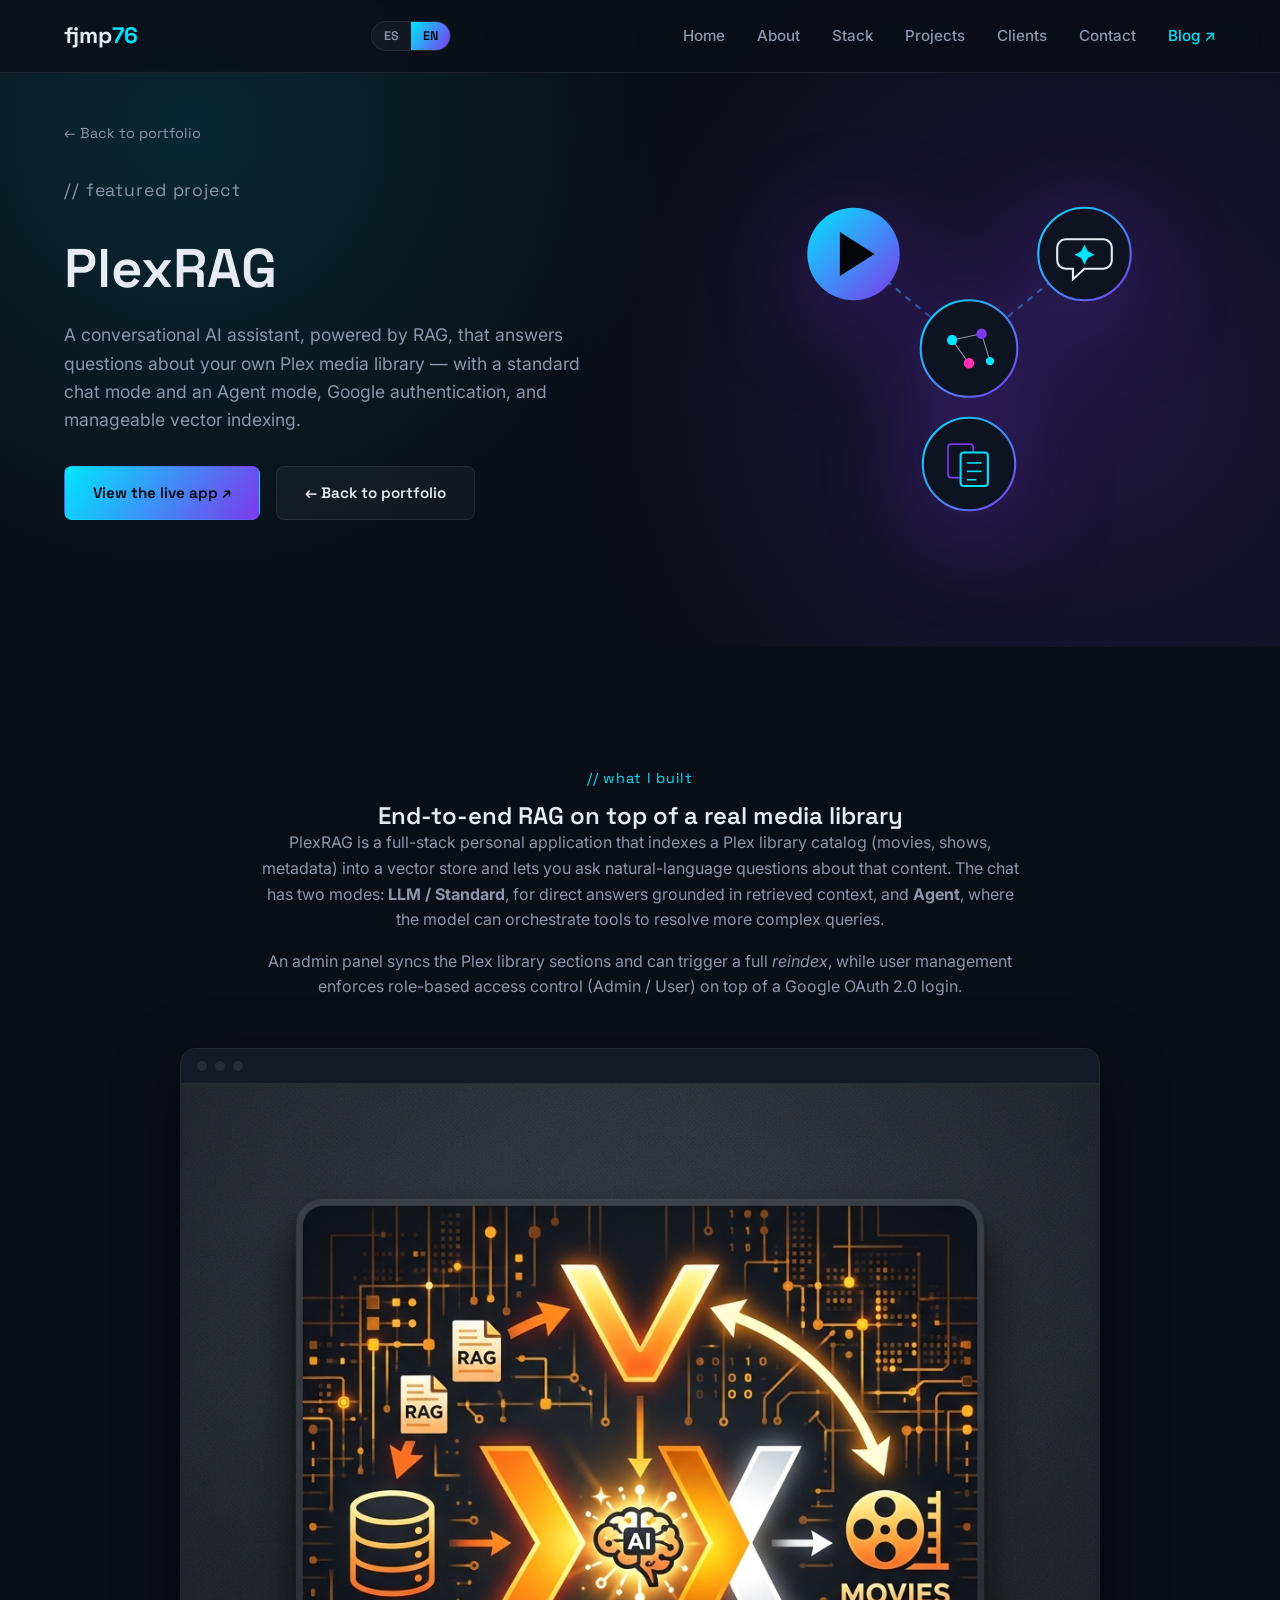
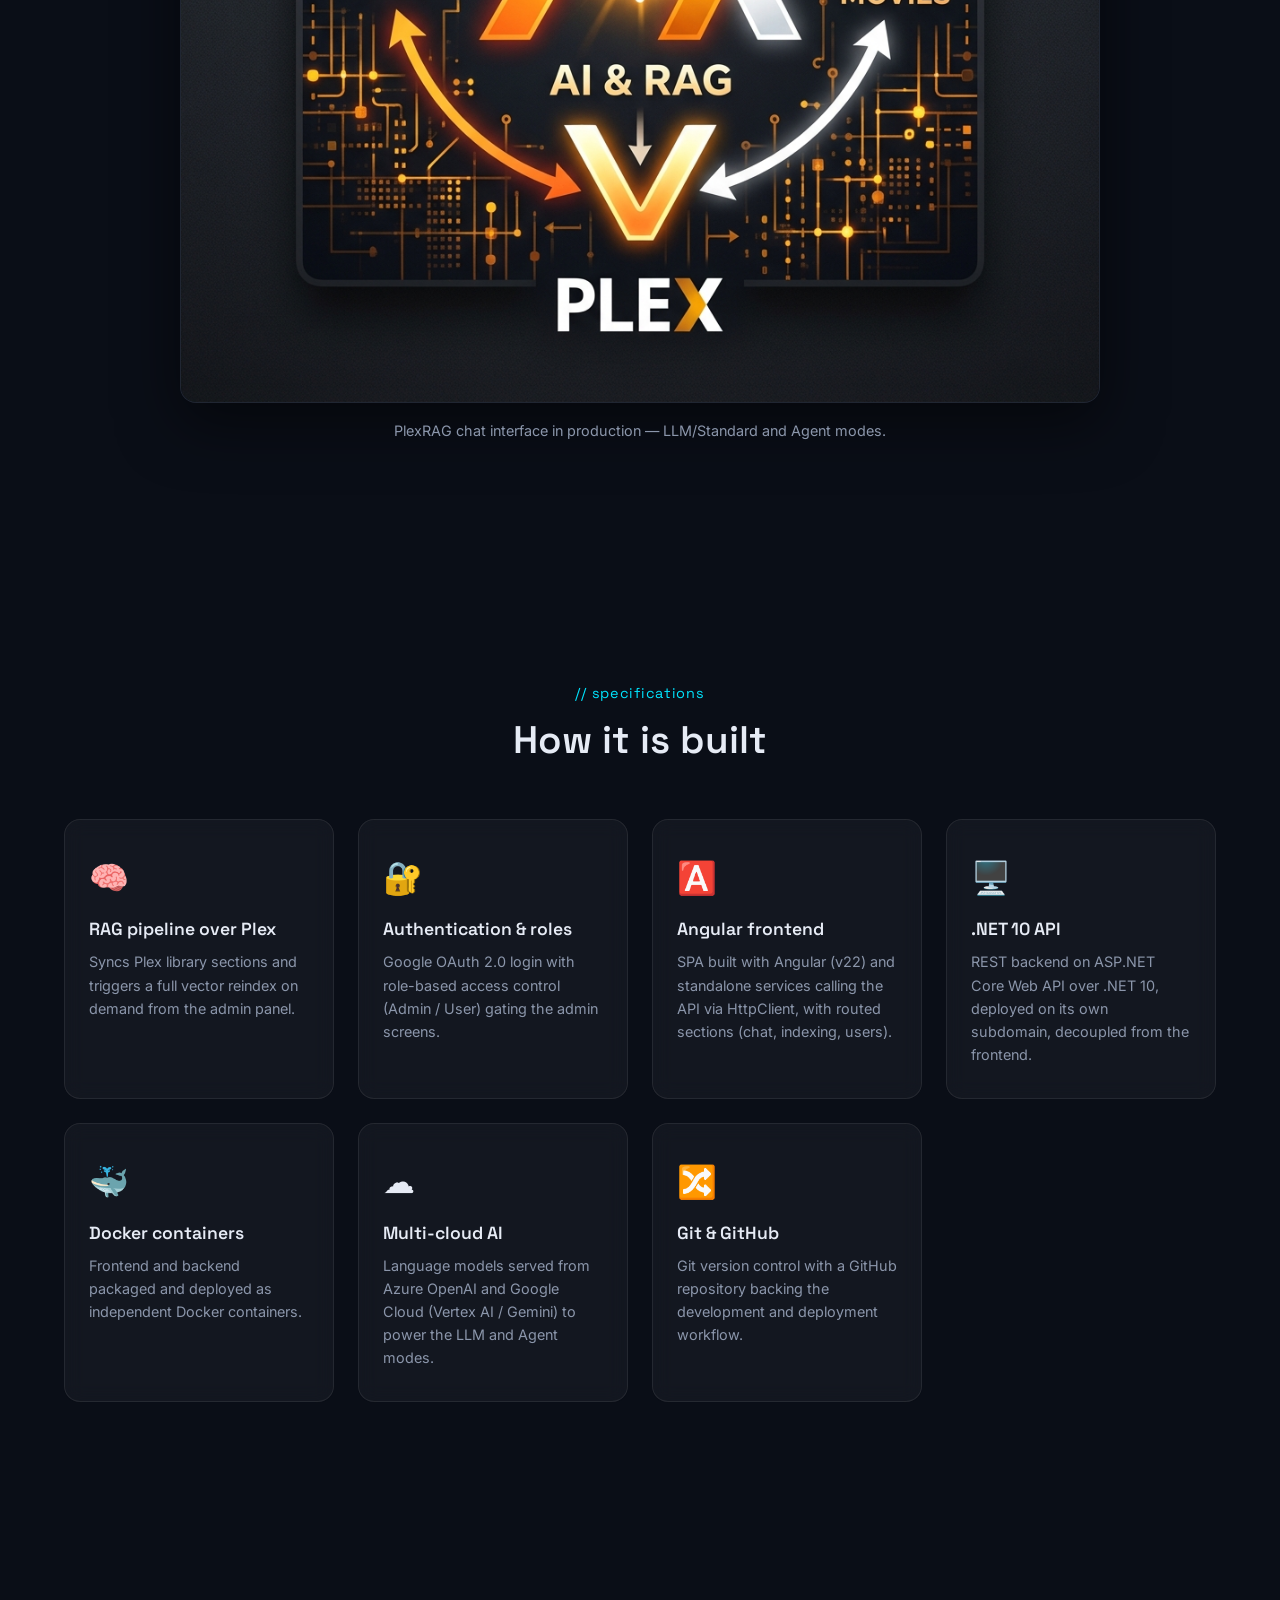
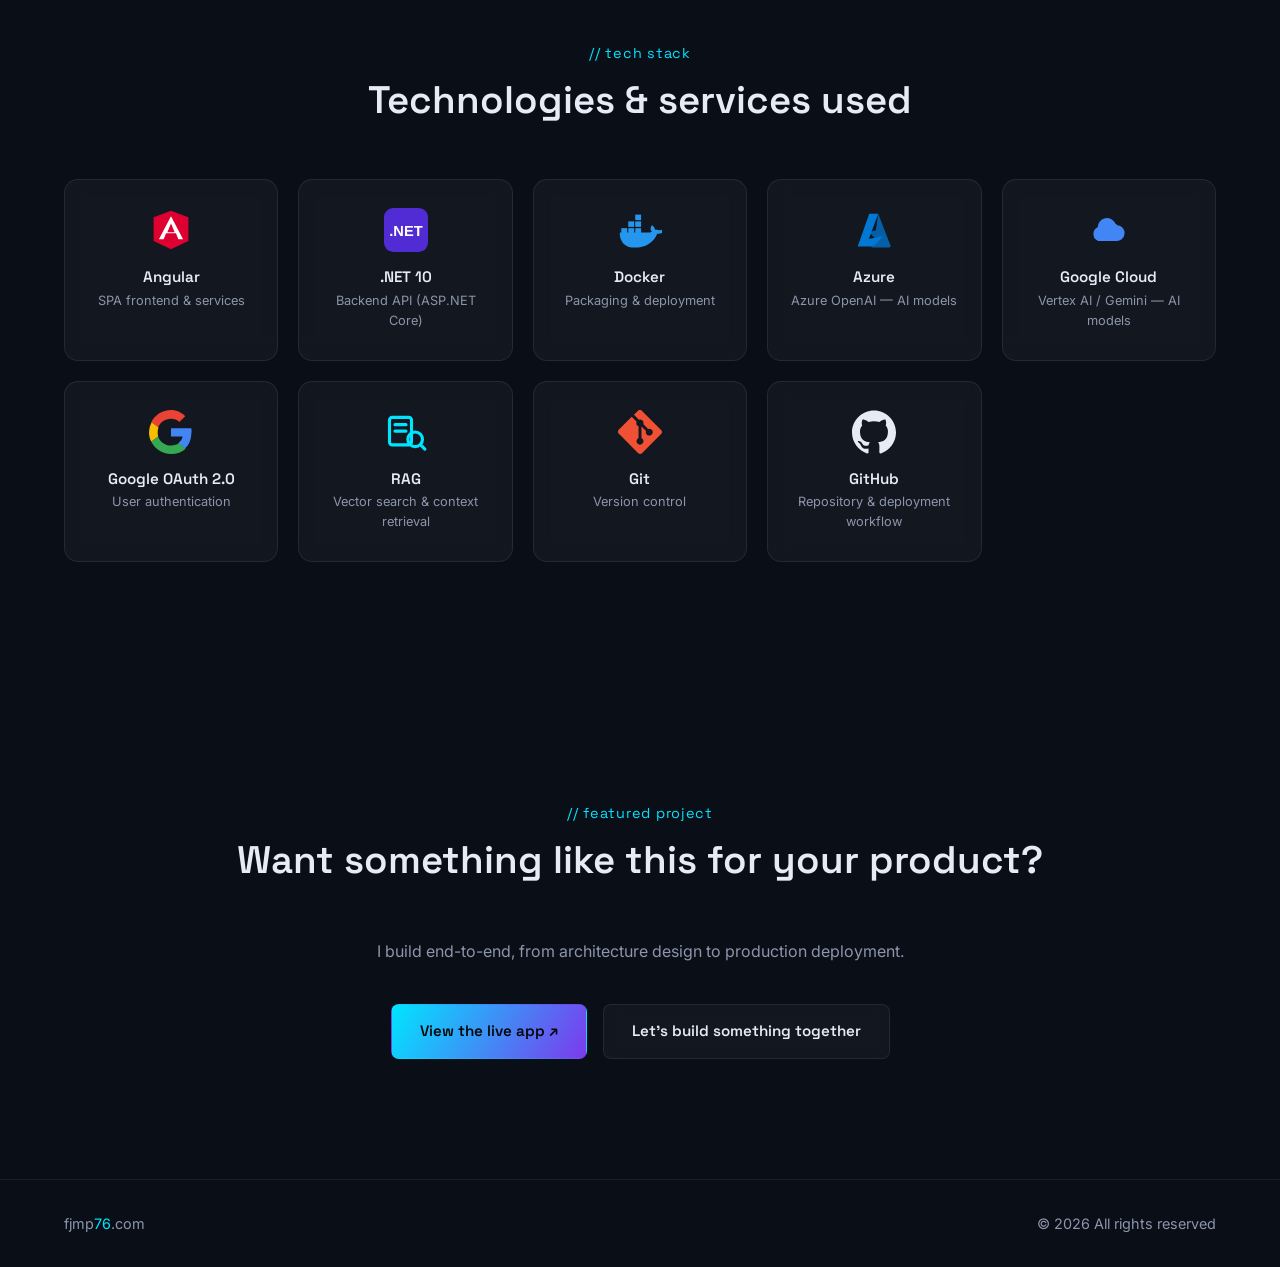
<file: plexrag.html>
<!DOCTYPE html>
<html lang="en">
<head>
<meta charset="UTF-8" />
<meta name="viewport" content="width=device-width, initial-scale=1.0" />
<title>PlexRAG — RAG &amp; AI project by Francisco Martínez</title>
<meta name="description" content="PlexRAG — a personal RAG-powered AI assistant over a Plex media library. Angular 22 frontend, .NET 10 API, Docker, Google OAuth, and multi-cloud AI on Azure OpenAI and Google Cloud." />
<link rel="icon" href="data:image/svg+xml,<svg xmlns=%22http://www.w3.org/2000/svg%22 viewBox=%220 0 100 100%22><text y=%22.9em%22 font-size=%2290%22>⚡</text></svg>" />
<link rel="preconnect" href="https://fonts.googleapis.com" />
<link rel="preconnect" href="https://fonts.gstatic.com" crossorigin />
<link href="https://fonts.googleapis.com/css2?family=Space+Grotesk:wght@400;500;600;700&family=Inter:wght@400;500;600&display=swap" rel="stylesheet" />
<link rel="stylesheet" href="css/style.css" />
</head>
<body>

<header class="site-header" id="top">
  <nav class="nav container">
    <a href="index.html#top" class="logo">fjmp<span class="accent">76</span></a>
    <div class="nav-right">
      <div class="lang-switch" id="langSwitch" role="group" aria-label="Language selector">
        <button type="button" class="lang-btn" data-lang="es">ES</button>
        <button type="button" class="lang-btn active" data-lang="en">EN</button>
      </div>
      <button class="nav-toggle" id="navToggle" aria-label="Abrir menú" aria-expanded="false">
        <span></span><span></span><span></span>
      </button>
    </div>
    <ul class="nav-links" id="navLinks">
      <li><a href="index.html#top" data-i18n="nav.home">Inicio</a></li>
      <li><a href="index.html#about" data-i18n="nav.about">Sobre mí</a></li>
      <li><a href="index.html#stack" data-i18n="nav.stack">Stack</a></li>
      <li><a href="index.html#projects" data-i18n="nav.projects">Proyectos</a></li>
      <li><a href="index.html#clients" data-i18n="nav.clients">Clientes</a></li>
      <li><a href="index.html#contact" data-i18n="nav.contact">Contacto</a></li>
      <li><a href="https://blog.fjmp76.com" target="_blank" rel="noopener" class="nav-blog">Blog ↗</a></li>
    </ul>
  </nav>
</header>

<main>

  <section class="phero reveal">
    <div class="container">
      <a href="index.html#projects" class="back-crumb" data-i18n="plexrag.back">← Volver al portafolio</a>
      <div class="phero-grid" style="margin-top:24px;">
        <div class="phero-text">
          <p class="eyebrow" data-i18n="plexrag.eyebrow">// proyecto destacado</p>
          <h1>PlexRAG</h1>
          <p data-i18n="plexrag.tagline">Un asistente conversacional de IA, con RAG, que responde preguntas sobre tu propia biblioteca de Plex — con modo estándar y modo Agent, autenticación con Google e indexado vectorial administrable.</p>
          <div class="phero-actions">
            <a href="https://plexrag.fjmp76.com" target="_blank" rel="noopener" class="btn btn-primary" data-i18n="plexrag.cta.live">Ver la app en vivo ↗</a>
            <a href="index.html#projects" class="btn btn-ghost" data-i18n="plexrag.cta.back">← Volver al portafolio</a>
          </div>
        </div>
        <div class="phero-visual">
          <svg viewBox="0 0 400 340" xmlns="http://www.w3.org/2000/svg" role="img" aria-label="Plex, RAG and AI illustration">
            <defs>
              <linearGradient id="pg1" x1="0" y1="0" x2="1" y2="1">
                <stop offset="0" stop-color="#00e5ff"/>
                <stop offset="1" stop-color="#7c3aed"/>
              </linearGradient>
            </defs>
            <g stroke="url(#pg1)" stroke-width="2" stroke-dasharray="6 6" opacity="0.55" fill="none">
              <line x1="200" y1="170" x2="90" y2="80"/>
              <line x1="200" y1="170" x2="310" y2="80"/>
              <line x1="200" y1="170" x2="200" y2="280"/>
            </g>

            <circle cx="200" cy="170" r="46" fill="#0d1320" stroke="url(#pg1)" stroke-width="2"/>
            <line x1="184" y1="162" x2="212" y2="156" stroke="#8b96ab" stroke-width="1"/>
            <line x1="184" y1="162" x2="200" y2="184" stroke="#8b96ab" stroke-width="1"/>
            <line x1="212" y1="156" x2="220" y2="182" stroke="#8b96ab" stroke-width="1"/>
            <circle cx="184" cy="162" r="5" fill="#00e5ff"/>
            <circle cx="212" cy="156" r="5" fill="#7c3aed"/>
            <circle cx="200" cy="184" r="5" fill="#ff2fb1"/>
            <circle cx="220" cy="182" r="4" fill="#00e5ff"/>

            <circle cx="90" cy="80" r="44" fill="url(#pg1)"/>
            <path d="M77 59 L110 80 L77 101 Z" fill="#05060a"/>

            <circle cx="310" cy="80" r="44" fill="#0d1320" stroke="url(#pg1)" stroke-width="2"/>
            <path d="M292 66 h36 a8 8 0 0 1 8 8 v12 a8 8 0 0 1 -8 8 h-18 l-11 10 v-10 h-7 a8 8 0 0 1 -8 -8 v-12 a8 8 0 0 1 8 -8 z" fill="none" stroke="#e6ebf5" stroke-width="2"/>
            <path d="M310 71 l3.2 6.4 6.4 3.2 -6.4 3.2 -3.2 6.4 -3.2 -6.4 -6.4 -3.2 6.4 -3.2z" fill="#00e5ff"/>

            <circle cx="200" cy="280" r="44" fill="#0d1320" stroke="url(#pg1)" stroke-width="2"/>
            <rect x="180" y="261" width="24" height="32" rx="3" fill="#0d1320" stroke="#7c3aed" stroke-width="1.6"/>
            <rect x="192" y="269" width="26" height="32" rx="3" fill="#0d1320" stroke="#00e5ff" stroke-width="2"/>
            <line x1="198" y1="279" x2="212" y2="279" stroke="#00e5ff" stroke-width="1.5"/>
            <line x1="198" y1="287" x2="212" y2="287" stroke="#00e5ff" stroke-width="1.5"/>
            <line x1="198" y1="295" x2="207" y2="295" stroke="#00e5ff" stroke-width="1.5"/>
          </svg>
        </div>
      </div>
    </div>
  </section>

  <section class="overview reveal">
    <div class="container">
      <p class="eyebrow center" data-i18n="plexrag.overview.eyebrow">// qué construí</p>
      <h2 class="center" data-i18n="plexrag.overview.title">Un asistente RAG personal sobre tu propia biblioteca de Plex</h2>
      <div class="lead center">
        <p data-i18n-html="plexrag.overview.p1">PlexRAG es una aplicación personal full-stack que indexa el catálogo de una biblioteca de Plex (películas, series, metadatos) en una base vectorial y permite hacer preguntas en lenguaje natural sobre ese contenido. El chat tiene dos modos: <strong>LLM / Standard</strong>, para respuestas directas basadas en el contexto recuperado, y <strong>Agent</strong>, donde el modelo puede orquestar herramientas para resolver consultas más complejas.</p>
        <p data-i18n-html="plexrag.overview.p2">Un panel de administración permite sincronizar las secciones de la biblioteca de Plex y forzar un <em>reindexado</em> completo, mientras que la gestión de usuarios aplica control de acceso basado en roles (Admin / User) sobre un login con Google OAuth 2.0.</p>
      </div>

      <div class="shot-frame">
        <div class="shot-frame-bar">
          <span></span><span></span><span></span>
        </div>
        <img src="img/plexragai.jpg" alt="PlexRAG chat interface screenshot" loading="lazy" />
      </div>
      <p class="shot-caption" data-i18n="plexrag.shot.caption">Interfaz de chat de PlexRAG en producción — modos LLM/Standard y Agent.</p>
    </div>
  </section>

  <section class="stack reveal">
    <div class="container">
      <p class="eyebrow center" data-i18n="plexrag.specs.eyebrow">// especificaciones</p>
      <h2 class="center" data-i18n="plexrag.specs.title">Cómo está construido</h2>
      <div class="stack-grid">
        <article class="stack-card">
          <div class="stack-icon">🧠</div>
          <h3 data-i18n="plexrag.specs.s1.title">Pipeline RAG sobre Plex</h3>
          <p data-i18n="plexrag.specs.s1.desc">Sincronización de las secciones de la biblioteca de Plex y reindexado vectorial completo bajo demanda desde el panel de administración.</p>
        </article>
        <article class="stack-card">
          <div class="stack-icon">🔐</div>
          <h3 data-i18n="plexrag.specs.s2.title">Autenticación y roles</h3>
          <p data-i18n="plexrag.specs.s2.desc">Login con Google OAuth 2.0 y control de acceso basado en roles (Admin / User) para las pantallas de administración.</p>
        </article>
        <article class="stack-card">
          <div class="stack-icon">🅰️</div>
          <h3 data-i18n="plexrag.specs.s3.title">Frontend en Angular</h3>
          <p data-i18n="plexrag.specs.s3.desc">SPA construida con Angular (v22) y servicios standalone que consumen la API vía HttpClient, con enrutamiento por secciones (chat, indexado, usuarios).</p>
        </article>
        <article class="stack-card">
          <div class="stack-icon">🖥️</div>
          <h3 data-i18n="plexrag.specs.s4.title">API en .NET 10</h3>
          <p data-i18n="plexrag.specs.s4.desc">Backend REST en ASP.NET Core Web API sobre .NET 10, desplegado en su propio subdominio, separado del frontend.</p>
        </article>
        <article class="stack-card">
          <div class="stack-icon">🐳</div>
          <h3 data-i18n="plexrag.specs.s5.title">Contenedores Docker</h3>
          <p data-i18n="plexrag.specs.s5.desc">Frontend y backend empaquetados y desplegados como contenedores Docker independientes.</p>
        </article>
        <article class="stack-card">
          <div class="stack-icon">☁️</div>
          <h3 data-i18n="plexrag.specs.s6.title">IA multi-cloud</h3>
          <p data-i18n="plexrag.specs.s6.desc">Modelos de lenguaje servidos desde Azure OpenAI y Google Cloud (Vertex AI / Gemini) para alimentar los modos LLM y Agent.</p>
        </article>
        <article class="stack-card">
          <div class="stack-icon">🔀</div>
          <h3 data-i18n-html="plexrag.specs.s7.title">Git &amp; GitHub</h3>
          <p data-i18n-html="plexrag.specs.s7.desc">Control de versiones con Git y repositorio en GitHub como base del flujo de desarrollo y despliegue.</p>
        </article>
      </div>
    </div>
  </section>

  <section class="projects reveal">
    <div class="container">
      <p class="eyebrow center" data-i18n="plexrag.tech.eyebrow">// stack tecnológico</p>
      <h2 class="center" data-i18n-html="plexrag.tech.title">Tecnologías y servicios usados</h2>
      <div class="tech-grid">

        <article class="tech-card">
          <div class="tech-logo">
            <svg viewBox="0 0 24 24"><path fill="#DD0031" d="M12 1.5 2.5 5v13L12 22.5 21.5 18V5L12 1.5z"/><path fill="#fff" d="M12 4.5 5.4 17h2.6l1.3-3.2h5.4L16 17h2.6L12 4.5zm0 3.9 2 4.8h-4l2-4.8z"/></svg>
          </div>
          <h3 data-i18n="plexrag.tech.angular.name">Angular</h3>
          <p data-i18n="plexrag.tech.angular.desc">Frontend SPA y servicios</p>
        </article>

        <article class="tech-card">
          <div class="tech-logo">
            <svg viewBox="0 0 24 24"><rect width="24" height="24" rx="5" fill="#512BD4"/><text x="12" y="15.5" font-family="Arial, sans-serif" font-size="8" font-weight="700" fill="#fff" text-anchor="middle">.NET</text></svg>
          </div>
          <h3 data-i18n="plexrag.tech.dotnet.name">.NET 10</h3>
          <p data-i18n="plexrag.tech.dotnet.desc">API backend (ASP.NET Core)</p>
        </article>

        <article class="tech-card">
          <div class="tech-logo">
            <svg viewBox="0 0 24 24"><g fill="#2496ED">
              <rect x="1.8" y="11" width="3.2" height="3"/>
              <rect x="5.6" y="11" width="3.2" height="3"/>
              <rect x="9.4" y="11" width="3.2" height="3"/>
              <rect x="5.6" y="7.3" width="3.2" height="3"/>
              <rect x="9.4" y="7.3" width="3.2" height="3"/>
              <rect x="9.4" y="3.6" width="3.2" height="3"/>
              <path d="M22.6 12.2c-.5-.4-1.6-.5-2.4-.3-.1-.9-.6-1.6-1.4-2.3l-.3-.2-.2.3c-.4.5-.6 1.3-.5 2 .1.5.3 1 .7 1.3-.3.2-.9.4-1.7.4H1v.2c-.1 1 .1 3.7 1.9 5.7 1.4 1.5 3.5 2.3 6.2 2.3 5.9 0 10.3-2.7 12.3-7.6 1.6.1 3.1-.2 3.9-1.6l.2-.4-.5-.4z"/>
            </g></svg>
          </div>
          <h3 data-i18n="plexrag.tech.docker.name">Docker</h3>
          <p data-i18n="plexrag.tech.docker.desc">Empaquetado y despliegue</p>
        </article>

        <article class="tech-card">
          <div class="tech-logo">
            <svg viewBox="0 0 24 24"><path fill="#0078D4" d="M9.4 3.2h4.9L9.2 16.9l8-1.6L11.6 21H3.1z"/><path fill="#0078D4" opacity=".75" d="M14.3 3.2 21 20.4a.8.8 0 0 1-.8 1.1H10c1-.1 1.8-.7 2.2-1.6l1-2.7-3.9-4 3.7-1z"/></svg>
          </div>
          <h3 data-i18n="plexrag.tech.azure.name">Azure</h3>
          <p data-i18n="plexrag.tech.azure.desc">Azure OpenAI — modelos de IA</p>
        </article>

        <article class="tech-card">
          <div class="tech-logo">
            <svg viewBox="0 0 24 24"><path fill="#4285F4" d="M15.6 8.6a5.1 5.1 0 0 0-9.8 1.9A4.1 4.1 0 0 0 6.1 18h9.7a4.3 4.3 0 0 0 .8-8.6 3 3 0 0 0-1-.8z"/></svg>
          </div>
          <h3 data-i18n="plexrag.tech.gcp.name">Google Cloud</h3>
          <p data-i18n="plexrag.tech.gcp.desc">Vertex AI / Gemini — modelos de IA</p>
        </article>

        <article class="tech-card">
          <div class="tech-logo">
            <svg viewBox="0 0 48 48"><path fill="#EA4335" d="M24 9.5c3.5 0 6.6 1.2 9.1 3.6l6.4-6.4C35.9 2.8 30.5 0 24 0 14.6 0 6.4 5.4 2.5 13.2l7.5 5.8C11.9 13.6 17.4 9.5 24 9.5z"/><path fill="#4285F4" d="M46.5 24.5c0-1.6-.1-3.1-.4-4.5H24v9h12.7c-.6 3-2.3 5.5-4.9 7.2l7.5 5.8c4.4-4 6.9-10 6.9-17.5z"/><path fill="#FBBC05" d="M10 28.9A14.5 14.5 0 0 1 9.5 24c0-1.7.3-3.4.8-4.9l-7.5-5.8A24 24 0 0 0 0 24c0 3.9.9 7.5 2.5 10.7z"/><path fill="#34A853" d="M24 48c6.5 0 12-2.1 16-5.8l-7.5-5.8c-2.1 1.5-4.9 2.4-8.5 2.4-6.6 0-12.1-4.1-14-9.9l-7.5 5.8C6.4 42.6 14.6 48 24 48z"/></svg>
          </div>
          <h3 data-i18n="plexrag.tech.oauth.name">Google OAuth 2.0</h3>
          <p data-i18n="plexrag.tech.oauth.desc">Autenticación de usuarios</p>
        </article>

        <article class="tech-card">
          <div class="tech-logo">
            <svg viewBox="0 0 24 24"><g fill="none" stroke="#00e5ff" stroke-width="1.7" stroke-linecap="round" stroke-linejoin="round">
              <rect x="3" y="4" width="12" height="15" rx="1.5"/>
              <line x1="6" y1="8" x2="12" y2="8"/>
              <line x1="6" y1="11.5" x2="12" y2="11.5"/>
              <circle cx="17" cy="16" r="4"/>
              <line x1="20" y1="19" x2="22.3" y2="21.3"/>
            </g></svg>
          </div>
          <h3 data-i18n="plexrag.tech.rag.name">RAG</h3>
          <p data-i18n="plexrag.tech.rag.desc">Búsqueda vectorial y recuperación de contexto</p>
        </article>

        <article class="tech-card">
          <div class="tech-logo">
            <svg viewBox="0 0 24 24"><path fill="#F05033" d="M23.5 10.9 13.1.5a1.6 1.6 0 0 0-2.3 0L8.7 2.6l2.7 2.7a1.9 1.9 0 0 1 2.4 2.4l2.6 2.6a1.9 1.9 0 1 1-1.1 1.1L12.8 9v6.3a1.9 1.9 0 1 1-1.6 0V8.9a1.9 1.9 0 0 1-1-2.5L7.5 3.7.5 10.7a1.6 1.6 0 0 0 0 2.3l10.4 10.4a1.6 1.6 0 0 0 2.3 0l10.3-10.3a1.6 1.6 0 0 0 0-2.2z"/></svg>
          </div>
          <h3 data-i18n="plexrag.tech.git.name">Git</h3>
          <p data-i18n="plexrag.tech.git.desc">Control de versiones</p>
        </article>

        <article class="tech-card">
          <div class="tech-logo">
            <svg viewBox="0 0 24 24" fill="#e6ebf5"><path d="M12 .297c-6.63 0-12 5.373-12 12 0 5.303 3.438 9.8 8.205 11.385.6.113.82-.258.82-.577 0-.285-.01-1.04-.015-2.04-3.338.724-4.042-1.61-4.042-1.61C4.422 18.07 3.633 17.7 3.633 17.7c-1.087-.744.084-.729.084-.729 1.205.084 1.838 1.236 1.838 1.236 1.07 1.835 2.809 1.305 3.495.998.108-.776.417-1.305.76-1.605-2.665-.3-5.466-1.332-5.466-5.93 0-1.31.465-2.38 1.235-3.22-.135-.303-.54-1.523.105-3.176 0 0 1.005-.322 3.3 1.23.96-.267 1.98-.399 3-.405 1.02.006 2.04.138 3 .405 2.28-1.552 3.285-1.23 3.285-1.23.645 1.653.24 2.873.12 3.176.765.84 1.23 1.91 1.23 3.22 0 4.61-2.805 5.625-5.475 5.92.42.36.81 1.096.81 2.22 0 1.606-.015 2.896-.015 3.286 0 .315.21.69.825.57C20.565 22.092 24 17.592 24 12.297c0-6.627-5.373-12-12-12"/></svg>
          </div>
          <h3 data-i18n="plexrag.tech.github.name">GitHub</h3>
          <p data-i18n="plexrag.tech.github.desc">Repositorio y flujo de despliegue</p>
        </article>

      </div>
    </div>
  </section>

  <section class="contact reveal">
    <div class="container contact-content">
      <p class="eyebrow center" data-i18n="plexrag.eyebrow">// proyecto destacado</p>
      <h2 class="center" data-i18n="plexrag.final.title">¿Quieres algo similar para tu producto?</h2>
      <p class="center contact-sub" data-i18n="plexrag.final.sub">Construyo desde el diseño de arquitectura hasta el despliegue en producción.</p>
      <div class="contact-links">
        <a href="https://plexrag.fjmp76.com" target="_blank" rel="noopener" class="btn btn-primary" data-i18n="plexrag.cta.live">Ver la app en vivo ↗</a>
        <a href="index.html#contact" class="btn btn-ghost" data-i18n="contact.title">Construyamos algo juntos</a>
      </div>
    </div>
  </section>

</main>

<footer class="site-footer">
  <div class="container footer-content">
    <span>fjmp<span class="accent">76</span>.com</span>
    <span>© <span id="year"></span> <span data-i18n="footer.rights">Todos los derechos reservados</span></span>
  </div>
</footer>

<script src="js/main.js"></script>
</body>
</html>
</file>
<file: css/style.css>
:root {
  --bg: #0a0e17;
  --bg-alt: #0d1320;
  --surface: rgba(255, 255, 255, 0.04);
  --surface-border: rgba(255, 255, 255, 0.08);
  --text: #e6ebf5;
  --text-muted: #8b96ab;
  --cyan: #00e5ff;
  --violet: #7c3aed;
  --magenta: #ff2fb1;
  --gradient: linear-gradient(120deg, var(--cyan), var(--violet));
  --font-display: "Space Grotesk", "Inter", system-ui, sans-serif;
  --font-body: "Inter", system-ui, sans-serif;
}

* { box-sizing: border-box; margin: 0; padding: 0; }

html { scroll-behavior: smooth; }

body {
  background: var(--bg);
  color: var(--text);
  font-family: var(--font-body);
  line-height: 1.6;
  overflow-x: hidden;
}

img { max-width: 100%; display: block; }

.container {
  width: 100%;
  max-width: 1200px;
  margin: 0 auto;
  padding: 0 24px;
}

h1, h2, h3 { font-family: var(--font-display); font-weight: 600; line-height: 1.2; }

.accent { color: var(--cyan); }

.gradient-text {
  background: var(--gradient);
  -webkit-background-clip: text;
  background-clip: text;
  color: transparent;
}

.eyebrow {
  font-family: var(--font-display);
  color: var(--cyan);
  letter-spacing: 0.05em;
  font-size: 0.9rem;
  margin-bottom: 12px;
}

.center { text-align: center; margin-left: auto; margin-right: auto; }

.btn {
  display: inline-flex;
  align-items: center;
  gap: 8px;
  padding: 14px 28px;
  border-radius: 8px;
  font-family: var(--font-display);
  font-weight: 600;
  font-size: 0.95rem;
  text-decoration: none;
  transition: transform 0.2s ease, box-shadow 0.2s ease, background 0.2s ease;
  border: 1px solid transparent;
}

.btn-icon {
  width: 18px;
  height: 18px;
  flex-shrink: 0;
}

.btn-primary {
  background: var(--gradient);
  color: #05060a;
}

.btn-primary:hover {
  transform: translateY(-2px);
  box-shadow: 0 10px 30px rgba(0, 229, 255, 0.25);
}

.btn-ghost {
  color: var(--text);
  border-color: var(--surface-border);
  background: var(--surface);
  backdrop-filter: blur(8px);
}

.btn-ghost:hover {
  transform: translateY(-2px);
  border-color: var(--cyan);
}

/* Header */
.site-header {
  position: fixed;
  top: 0;
  left: 0;
  right: 0;
  z-index: 100;
  background: rgba(10, 14, 23, 0.75);
  backdrop-filter: blur(12px);
  border-bottom: 1px solid var(--surface-border);
}

.nav {
  display: flex;
  align-items: center;
  justify-content: space-between;
  height: 72px;
}

.logo {
  font-family: var(--font-display);
  font-size: 1.4rem;
  font-weight: 700;
  color: var(--text);
  text-decoration: none;
}

.nav-links {
  list-style: none;
  display: flex;
  gap: 32px;
  align-items: center;
}

.nav-links a {
  color: var(--text-muted);
  text-decoration: none;
  font-size: 0.95rem;
  font-weight: 500;
  transition: color 0.2s ease;
}

.nav-links a:hover { color: var(--cyan); }

.nav-blog { color: var(--cyan) !important; }

.nav-right {
  display: flex;
  align-items: center;
  gap: 16px;
}

.lang-switch {
  display: flex;
  border: 1px solid var(--surface-border);
  border-radius: 20px;
  overflow: hidden;
  background: var(--surface);
}

.lang-btn {
  border: none;
  background: transparent;
  color: var(--text-muted);
  font-family: var(--font-display);
  font-size: 0.78rem;
  font-weight: 600;
  padding: 6px 12px;
  cursor: pointer;
  transition: background 0.2s ease, color 0.2s ease;
}

.lang-btn.active {
  background: var(--gradient);
  color: #05060a;
}

.nav-toggle {
  display: none;
  flex-direction: column;
  gap: 5px;
  background: none;
  border: none;
  cursor: pointer;
  padding: 8px;
}

.nav-toggle span {
  width: 24px;
  height: 2px;
  background: var(--text);
  transition: all 0.25s ease;
}

/* Hero */
.hero {
  position: relative;
  min-height: 100vh;
  display: flex;
  align-items: center;
  overflow: hidden;
}

.hero-bg {
  position: absolute;
  inset: 0;
  background-size: cover;
  background-position: center;
  transform: scale(1.05);
}

.hero-overlay {
  position: absolute;
  inset: 0;
  background:
    radial-gradient(circle at 20% 20%, rgba(0, 229, 255, 0.15), transparent 40%),
    radial-gradient(circle at 80% 80%, rgba(124, 58, 237, 0.2), transparent 45%),
    linear-gradient(180deg, rgba(10, 14, 23, 0.85), rgba(10, 14, 23, 0.97));
}

.hero-content {
  position: relative;
  z-index: 1;
  max-width: 720px;
}

.hero-name {
  font-family: var(--font-display);
  color: var(--text-muted);
  letter-spacing: 0.08em;
  text-transform: uppercase;
  font-size: 0.85rem;
  margin-bottom: 16px;
}

.hero h1 {
  font-size: clamp(2.2rem, 5vw, 3.6rem);
  margin-bottom: 20px;
}

.hero-tagline {
  color: var(--text-muted);
  font-size: 1.15rem;
  max-width: 560px;
  margin-bottom: 36px;
}

.hero-actions { display: flex; gap: 16px; flex-wrap: wrap; }

/* Stats */
.stats { padding: 60px 0; border-top: 1px solid var(--surface-border); border-bottom: 1px solid var(--surface-border); background: var(--bg-alt); }

.stats-grid {
  display: grid;
  grid-template-columns: repeat(4, 1fr);
  gap: 24px;
  text-align: center;
}

.stat-number {
  font-family: var(--font-display);
  font-size: 2.6rem;
  font-weight: 700;
  background: var(--gradient);
  -webkit-background-clip: text;
  background-clip: text;
  color: transparent;
}

.stat-suffix {
  font-family: var(--font-display);
  font-size: 2.6rem;
  font-weight: 700;
  color: var(--cyan);
}

.stat p { color: var(--text-muted); margin-top: 8px; font-size: 0.95rem; }

/* Section spacing */
section:not(.hero):not(.stats) { padding: 120px 0; }

/* About */
.about-grid {
  display: grid;
  grid-template-columns: 0.9fr 1.1fr;
  gap: 64px;
  align-items: center;
}

.about-image img {
  border-radius: 16px;
  border: 1px solid var(--surface-border);
  box-shadow: 0 20px 60px rgba(0, 0, 0, 0.5);
}

.about-text h2 { font-size: clamp(1.8rem, 3vw, 2.4rem); margin-bottom: 20px; }
.about-text p { color: var(--text-muted); margin-bottom: 16px; }

/* Stack */
.stack h2, .projects h2, .contact h2 { font-size: clamp(1.8rem, 3vw, 2.4rem); margin-bottom: 56px; }

.stack-grid {
  display: grid;
  grid-template-columns: repeat(auto-fit, minmax(220px, 1fr));
  gap: 24px;
}

.stack-card {
  background: var(--surface);
  border: 1px solid var(--surface-border);
  border-radius: 16px;
  padding: 32px 24px;
  backdrop-filter: blur(10px);
  transition: transform 0.25s ease, border-color 0.25s ease, box-shadow 0.25s ease;
}

.stack-card:hover {
  transform: translateY(-6px);
  border-color: var(--cyan);
  box-shadow: 0 20px 40px rgba(0, 229, 255, 0.1);
}

.stack-icon { font-size: 2rem; margin-bottom: 16px; }
.stack-card h3 { margin-bottom: 10px; font-size: 1.1rem; }
.stack-card p { color: var(--text-muted); font-size: 0.9rem; }

/* Projects */
.projects-grid {
  display: grid;
  grid-template-columns: repeat(3, 1fr);
  gap: 28px;
}

.project-card {
  background: var(--surface);
  border: 1px solid var(--surface-border);
  border-radius: 16px;
  overflow: hidden;
  transition: transform 0.25s ease, box-shadow 0.25s ease;
}

.project-card:hover {
  transform: translateY(-6px);
  box-shadow: 0 20px 40px rgba(124, 58, 237, 0.2);
}

.project-card img { height: 180px; object-fit: cover; }

.project-info { padding: 24px; }
.project-info h3 { margin-bottom: 10px; font-size: 1.1rem; }
.project-info p { color: var(--text-muted); font-size: 0.9rem; margin-bottom: 16px; }

.project-link {
  display: inline-flex;
  align-items: center;
  gap: 6px;
  margin-top: 14px;
  color: var(--cyan);
  font-family: var(--font-display);
  font-size: 0.85rem;
  font-weight: 600;
  text-decoration: none;
  transition: gap 0.2s ease;
}

.project-link:hover { gap: 10px; }

.tag {
  display: inline-block;
  font-size: 0.78rem;
  color: var(--cyan);
  background: rgba(0, 229, 255, 0.08);
  border: 1px solid rgba(0, 229, 255, 0.25);
  padding: 6px 12px;
  border-radius: 20px;
  font-family: var(--font-display);
}

/* Clients */
.client-list {
  display: flex;
  flex-direction: column;
  gap: 72px;
}

.client-case {
  display: grid;
  grid-template-columns: 1fr 1fr;
  gap: 56px;
  align-items: center;
}

.client-case.reverse .client-image { order: 2; }
.client-case.reverse .client-info { order: 1; }

.client-image {
  position: relative;
  border-radius: 16px;
  overflow: hidden;
  border: 1px solid var(--surface-border);
  box-shadow: 0 20px 60px rgba(0, 0, 0, 0.5);
}

.client-image::after {
  content: "";
  position: absolute;
  inset: 0;
  background: linear-gradient(160deg, rgba(0, 229, 255, 0.12), rgba(124, 58, 237, 0.18));
  mix-blend-mode: overlay;
}

.client-image img {
  width: 100%;
  height: 280px;
  object-fit: cover;
  transition: transform 0.4s ease;
}

.client-case:hover .client-image img { transform: scale(1.04); }

.client-industry {
  display: inline-block;
  font-family: var(--font-display);
  font-size: 0.78rem;
  letter-spacing: 0.05em;
  color: var(--cyan);
  background: rgba(0, 229, 255, 0.08);
  border: 1px solid rgba(0, 229, 255, 0.25);
  padding: 5px 14px;
  border-radius: 20px;
  margin-bottom: 16px;
}

.client-info h3 {
  font-size: 1.4rem;
  margin-bottom: 14px;
}

.client-info p {
  color: var(--text-muted);
  margin-bottom: 20px;
}

.client-tags {
  display: flex;
  gap: 10px;
  flex-wrap: wrap;
}

/* Contact */
.contact-sub { color: var(--text-muted); margin-bottom: 40px; }
.contact-links { display: flex; gap: 16px; justify-content: center; flex-wrap: wrap; }

/* Footer */
.site-footer {
  border-top: 1px solid var(--surface-border);
  padding: 32px 0;
}

.footer-content {
  display: flex;
  justify-content: space-between;
  color: var(--text-muted);
  font-size: 0.9rem;
  flex-wrap: wrap;
  gap: 8px;
}

/* Scroll reveal */
.reveal { opacity: 0; transform: translateY(24px); transition: opacity 0.6s ease, transform 0.6s ease; }
.reveal.visible { opacity: 1; transform: translateY(0); }

/* Project detail page (PlexRAG) */
.phero { position: relative; overflow: hidden; }

.phero::before {
  content: "";
  position: absolute;
  inset: 0;
  background:
    radial-gradient(circle at 15% 20%, rgba(0, 229, 255, 0.12), transparent 40%),
    radial-gradient(circle at 85% 60%, rgba(124, 58, 237, 0.18), transparent 45%);
  z-index: 0;
}

.phero .container { position: relative; z-index: 1; }

.phero-grid { display: grid; grid-template-columns: 1.1fr 0.9fr; gap: 56px; align-items: center; }

.phero-text h1 { font-size: clamp(2.2rem, 5vw, 3.4rem); margin-bottom: 20px; }
.phero-text p { color: var(--text-muted); font-size: 1.1rem; margin-bottom: 32px; max-width: 540px; }

.phero-actions { display: flex; gap: 16px; flex-wrap: wrap; }

.phero-visual { display: flex; justify-content: center; }
.phero-visual svg { width: 100%; max-width: 420px; filter: drop-shadow(0 20px 50px rgba(124, 58, 237, 0.35)); }

.lead p { color: var(--text-muted); margin-bottom: 16px; max-width: 760px; }
.lead p:last-child { margin-bottom: 0; }
.lead.center p { margin-left: auto; margin-right: auto; }

.shot-frame {
  border-radius: 16px;
  border: 1px solid var(--surface-border);
  overflow: hidden;
  box-shadow: 0 20px 60px rgba(0, 0, 0, 0.5);
  background: var(--bg-alt);
  max-width: 920px;
  margin: 48px auto 0;
}

.shot-frame-bar {
  display: flex;
  align-items: center;
  gap: 8px;
  padding: 12px 16px;
  background: rgba(255, 255, 255, 0.03);
  border-bottom: 1px solid var(--surface-border);
}

.shot-frame-bar span { width: 10px; height: 10px; border-radius: 50%; background: var(--surface-border); }

.shot-frame img { width: 100%; display: block; }

.shot-caption { text-align: center; color: var(--text-muted); font-size: 0.9rem; margin-top: 16px; }

.tech-grid {
  display: grid;
  grid-template-columns: repeat(auto-fit, minmax(180px, 1fr));
  gap: 20px;
}

.tech-card {
  background: var(--surface);
  border: 1px solid var(--surface-border);
  border-radius: 14px;
  padding: 28px 20px;
  text-align: center;
  backdrop-filter: blur(10px);
  transition: transform 0.25s ease, border-color 0.25s ease, box-shadow 0.25s ease;
}

.tech-card:hover {
  transform: translateY(-4px);
  border-color: var(--cyan);
  box-shadow: 0 16px 32px rgba(0, 229, 255, 0.1);
}

.tech-logo {
  width: 44px;
  height: 44px;
  margin: 0 auto 16px;
  display: flex;
  align-items: center;
  justify-content: center;
}

.tech-logo svg { width: 100%; height: 100%; }

.tech-card h3 { font-size: 0.95rem; margin-bottom: 4px; }
.tech-card p { color: var(--text-muted); font-size: 0.8rem; }

.back-crumb {
  display: inline-flex;
  align-items: center;
  color: var(--text-muted);
  text-decoration: none;
  font-size: 0.9rem;
  font-family: var(--font-display);
  transition: color 0.2s ease;
}

.back-crumb:hover { color: var(--cyan); }

/* Responsive */
@media (max-width: 900px) {
  .stack-grid { grid-template-columns: repeat(2, 1fr); }
  .projects-grid { grid-template-columns: 1fr; }
  .stats-grid { grid-template-columns: repeat(2, 1fr); gap: 32px; }
  .about-grid { grid-template-columns: 1fr; gap: 32px; }
  .client-case,
  .client-case.reverse { grid-template-columns: 1fr; gap: 24px; }
  .client-case.reverse .client-image,
  .client-case.reverse .client-info { order: initial; }
  .client-list { gap: 48px; }
  .phero-grid { grid-template-columns: 1fr; gap: 32px; }
  .phero-visual { order: -1; }
  .tech-grid { grid-template-columns: repeat(2, 1fr); }
}

@media (max-width: 720px) {
  .nav-toggle { display: flex; }

  .nav-links {
    position: absolute;
    top: 72px;
    left: 0;
    right: 0;
    background: rgba(10, 14, 23, 0.98);
    flex-direction: column;
    align-items: flex-start;
    padding: 24px;
    gap: 20px;
    border-bottom: 1px solid var(--surface-border);
    transform: translateY(-150%);
    opacity: 0;
    transition: transform 0.3s ease, opacity 0.3s ease;
  }

  .nav-links.open { transform: translateY(0); opacity: 1; }

  section:not(.hero):not(.stats) { padding: 80px 0; }
}
</file>
